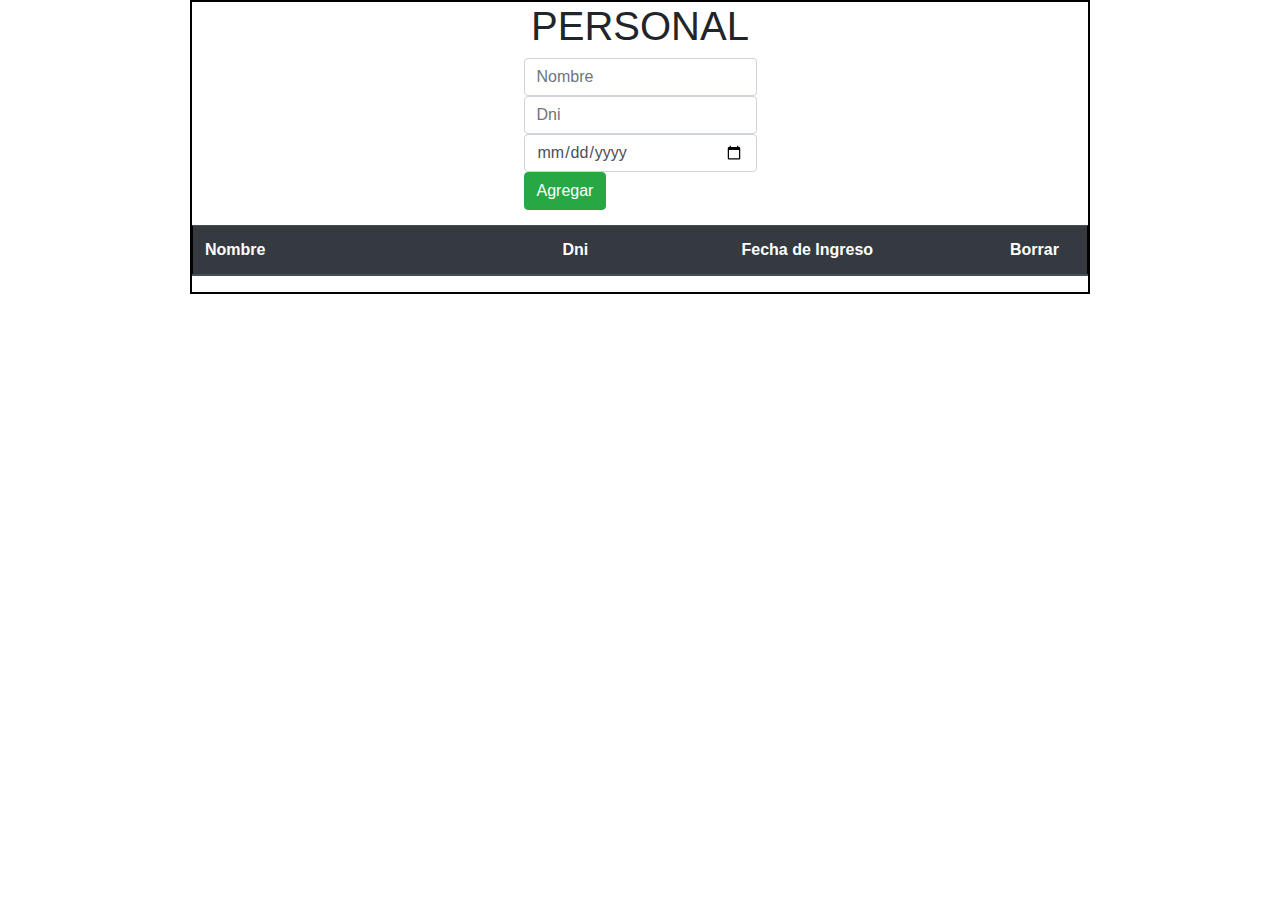
<file: adminpersonal/index.html>
<!DOCTYPE html>
<html lang="en">
<head>
    <meta charset="UTF-8">
    <meta name="viewport" content="width=device-width, initial-scale=1.0">
    <meta http-equiv="X-UA-Compatible" content="ie=edge">
    <title>Document</title>
    <link rel="stylesheet" href="stilo.css">
    
    <link rel="stylesheet" href="https://stackpath.bootstrapcdn.com/bootstrap/4.3.1/css/bootstrap.min.css" integrity="sha384-ggOyR0iXCbMQv3Xipma34MD+dH/1fQ784/j6cY/iJTQUOhcWr7x9JvoRxT2MZw1T" crossorigin="anonymous">
    <script src="https://code.jquery.com/jquery-3.3.1.slim.min.js" integrity="sha384-q8i/X+965DzO0rT7abK41JStQIAqVgRVzpbzo5smXKp4YfRvH+8abtTE1Pi6jizo" crossorigin="anonymous"></script>
    <script src="https://cdnjs.cloudflare.com/ajax/libs/popper.js/1.14.7/umd/popper.min.js" integrity="sha384-UO2eT0CpHqdSJQ6hJty5KVphtPhzWj9WO1clHTMGa3JDZwrnQq4sF86dIHNDz0W1" crossorigin="anonymous"></script>
    <script src="https://stackpath.bootstrapcdn.com/bootstrap/4.3.1/js/bootstrap.min.js" integrity="sha384-JjSmVgyd0p3pXB1rRibZUAYoIIy6OrQ6VrjIEaFf/nJGzIxFDsf4x0xIM+B07jRM" crossorigin="anonymous"></script>
    <script src="app.js"></script>
</head>
<body>
    
    <div class="principal">
        <h1> PERSONAL</h1>
        <form>
            <input class="form-control" type="text" placeholder="Nombre" id="txt_nombre" >
            <input class="form-control" type="number" placeholder="Dni" id="txt_dni">
            <input class="form-control" type="date" placeholder="Fecha de ingreso" id="txt_fecha">
            <button role="button" title="Agregar una persona" id="btn_agregar" onclick="agregarPersona(); return false;" class="btn btn-success" >Agregar</button>
        </form>

        <table class="tablap table table-hover">
            <thead class="thead-dark">
                <tr >
                    <th width="40%">Nombre</th>
                    <th width="20%">Dni</th>
                    <th width="30%">Fecha de Ingreso</th>
                    <th width="10%">Borrar</th>
                    
                </tr>
            </thead>
            <tbody class="">
                
            </tbody>
        </table>
    </div>
</body>

</html>
</file>
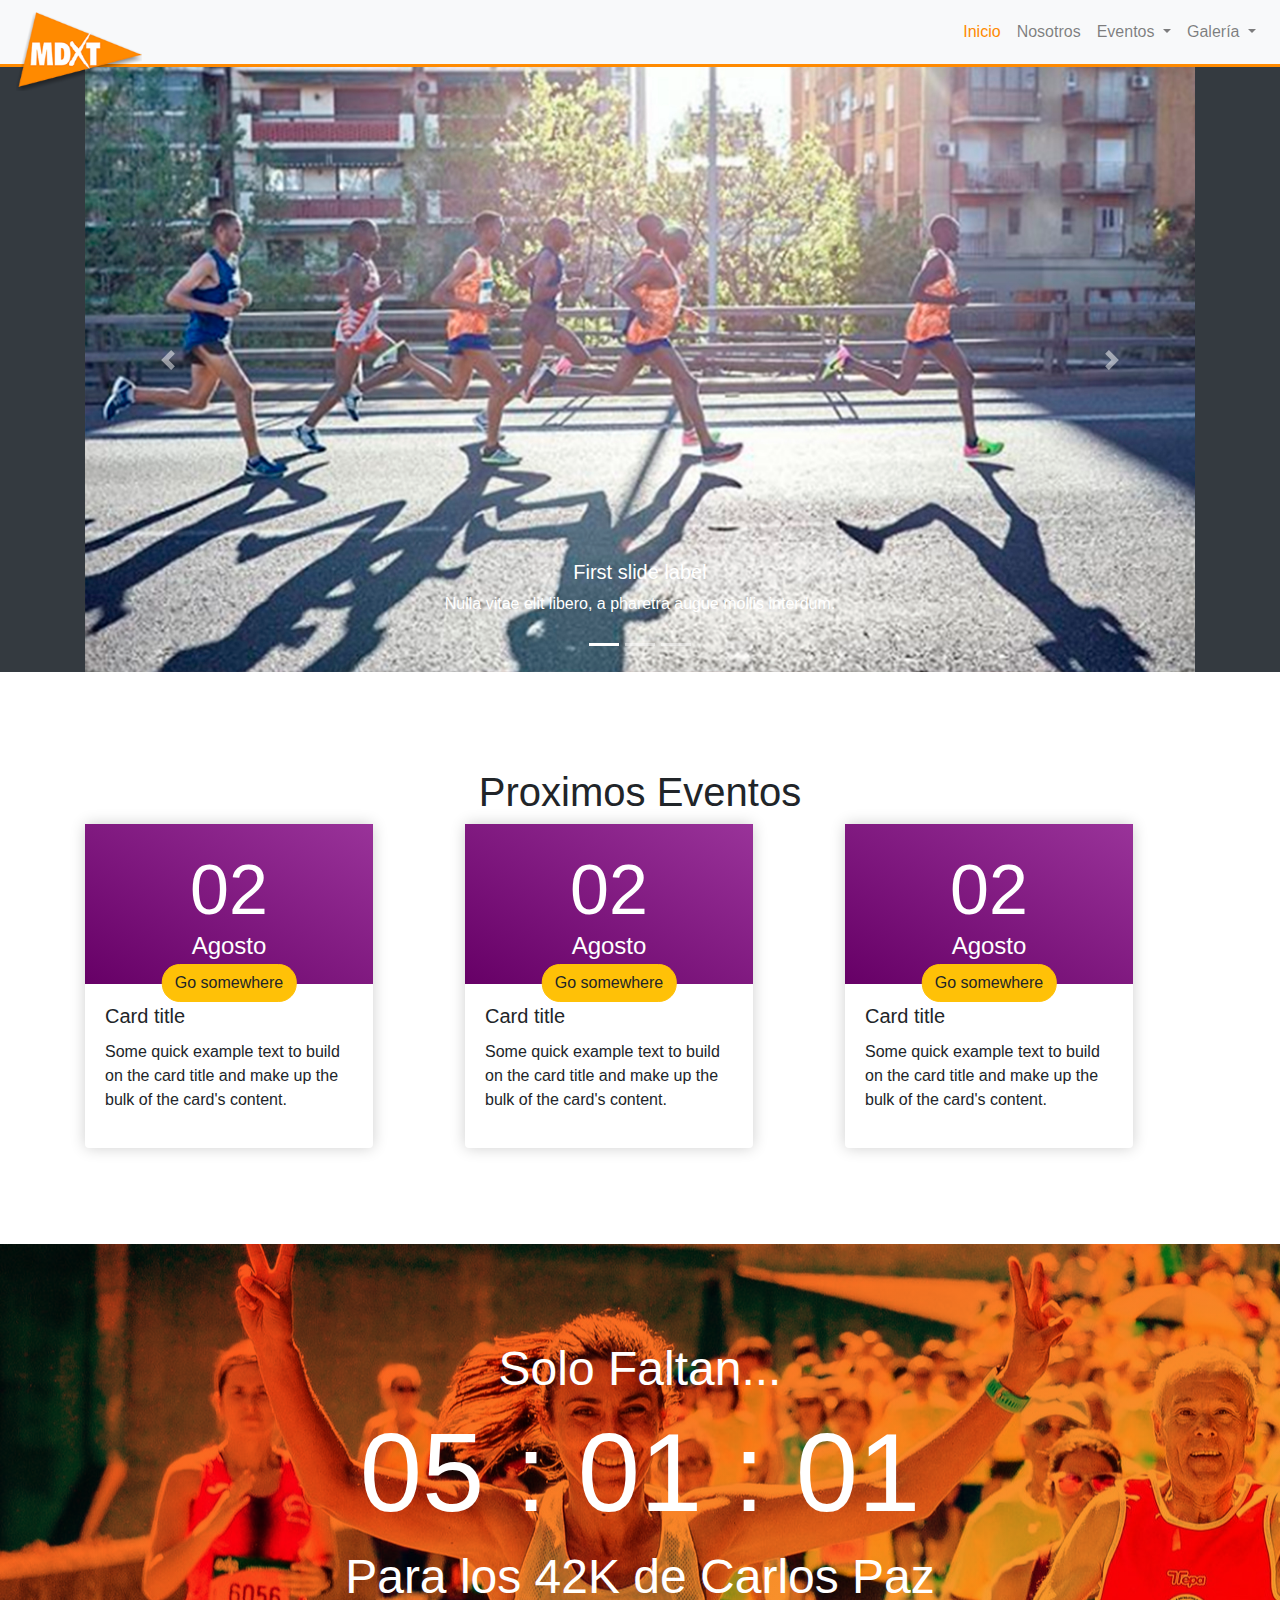
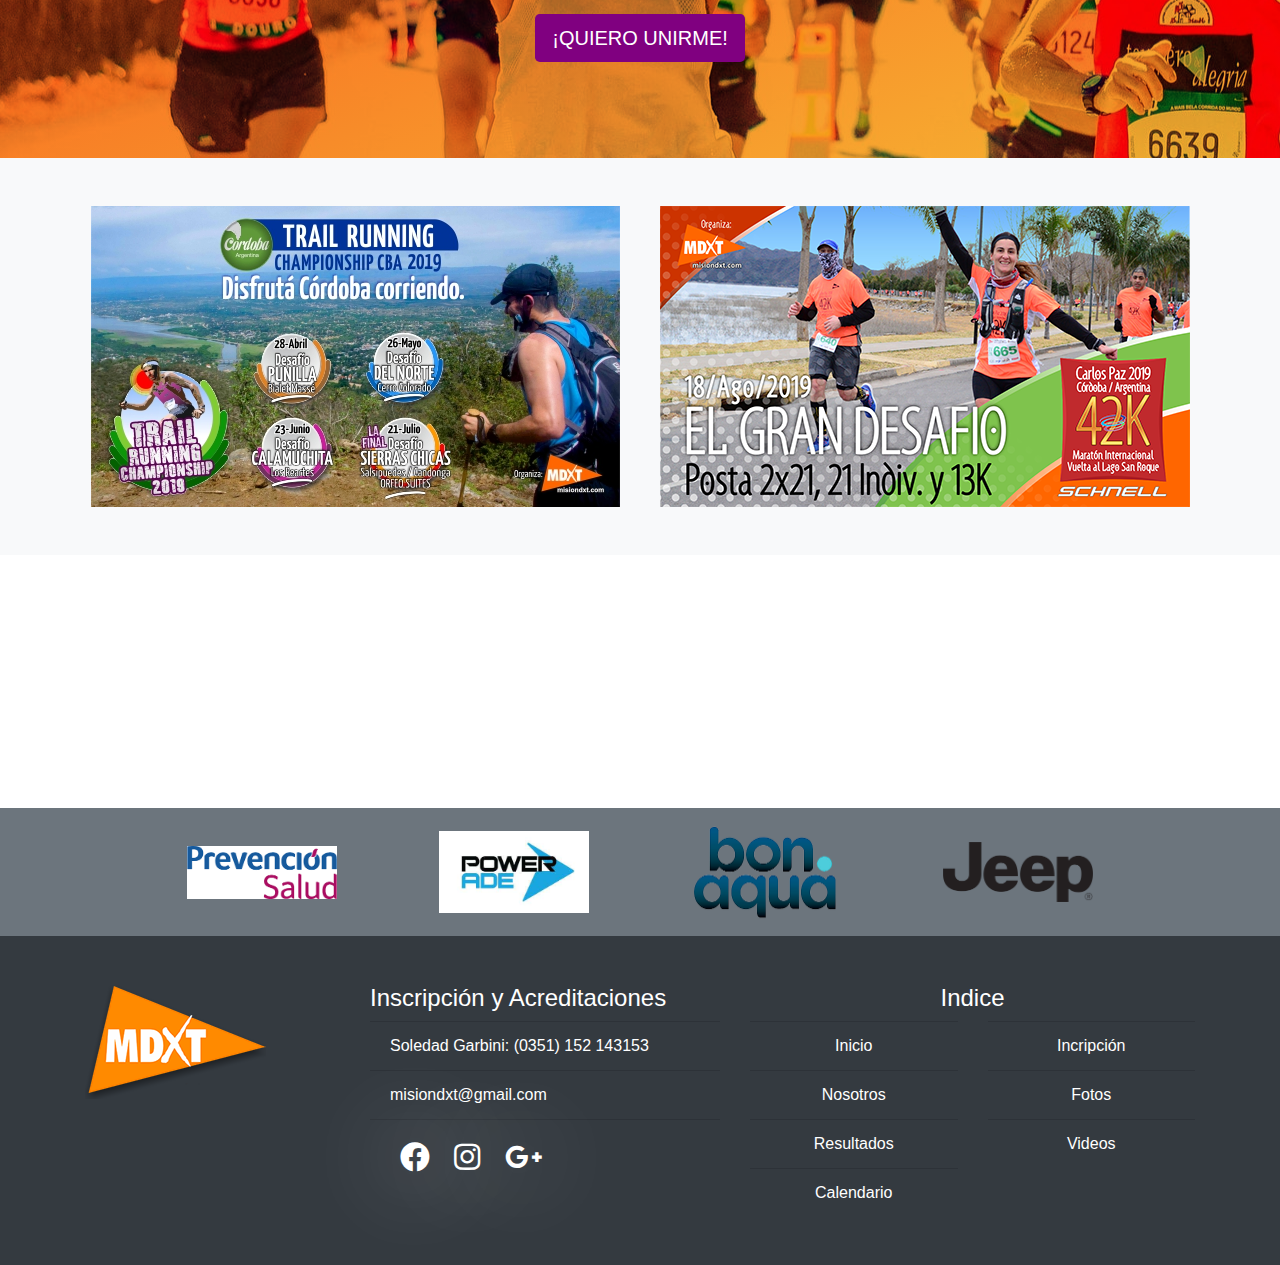
<file: misiondxt/index.html>
<!DOCTYPE html>
<html lang="en">

<head>
    <meta charset="UTF-8">
    <meta name="viewport" content="width=device-width, initial-scale=1.0">
    <meta http-equiv="X-UA-Compatible" content="ie=edge">
    <title>Document</title>
    <script src="js/jquery.min.js"></script>
    <script src="js/bootstrap.min.js"></script>

    <link rel="stylesheet" href="css/bootstrap.min.css">
    <link rel="stylesheet" href="css/all.min.css">
    <link rel="stylesheet" href="css/styles.css">
</head>

<body>
    <!-- Navbar -->
    <nav class="navbar navbar-expand-lg navbar-light bg-light fixed-top">
        <a class="navbar-brand" href="index.html">
            <img src="img/logo.png" height="80" alt="">
        </a>

        <button class="navbar-toggler" type="button" data-toggle="collapse" data-target="#navbarNavDropdown"
            aria-controls="navbarNavDropdown" aria-expanded="false" aria-label="Toggle navigation">
            <span class="navbar-toggler-icon"></span>
        </button>
        <div class="collapse navbar-collapse" id="navbarNavDropdown">
            <br .d-none>
            <br .d-none>
            <ul class="navbar-nav ml-auto">
                <li class="nav-item active">
                    <a class="nav-link" href="index.html">Inicio <span class="sr-only">(current)</span></a>
                </li>
                <li class="nav-item">
                    <a class="nav-link" href="nosotros.html">Nosotros</a>
                </li>
                <li class="nav-item dropdown">
                    <a class="nav-link dropdown-toggle" href="#" id="navbarDropdownMenuLink" role="button"
                        data-toggle="dropdown" aria-haspopup="true" aria-expanded="false">
                        Eventos
                    </a>
                    <div class="dropdown-menu desplegable-menu bg-light" aria-labelledby="navbarDropdownMenuLink">
                        <a class="dropdown-item" href="#">Resultados</a>
                        <a class="dropdown-item" href="#">Calendario</a>
                        <a class="dropdown-item" href="#">Inscripción</a>
                    </div>
                </li>
                <li class="nav-item dropdown">
                    <a class="nav-link dropdown-toggle " href="#" id="navbarDropdownMenuLink" role="button"
                        data-toggle="dropdown" aria-haspopup="true" aria-expanded="false">
                        Galería
                    </a>
                    <div class="dropdown-menu desplegable-menu bg-light" aria-labelledby="navbarDropdownMenuLink">
                        <a class="dropdown-item" href="#">Videos</a>
                        <a class="dropdown-item" href="#">Fotos</a>

                    </div>
                </li>
            </ul>
        </div>
    </nav>

    <!-- Section fotos principal-->
    <section id="principal" class="secciones mt-5 bg-dark ">
        <div class="container">
            <div class="row">
                <div class="col">
                    <div class="bd-example">
                        <div id="carouselExampleCaptions" class="carousel slide carousel-fade fs-background"
                            data-ride="carousel">
                            <ol class="carousel-indicators">
                                <li data-target="#carouselExampleCaptions" data-slide-to="0" class="active"></li>
                                <li data-target="#carouselExampleCaptions" data-slide-to="1"></li>
                                <li data-target="#carouselExampleCaptions" data-slide-to="2"></li>
                            </ol>
                            <div class="carousel-inner" data-interval="4000">
                                <div class="carousel-item active ">
                                    <img src="img/maraton2.jpg" class="d-block w-100" alt="...">
                                    <div class="carousel-caption d-none d-md-block">
                                        <h5>First slide label</h5>
                                        <p>Nulla vitae elit libero, a pharetra augue mollis interdum.</p>
                                    </div>
                                </div>
                                <div class="carousel-item" data-interval="4000">
                                    <img src="img/maraton1.jpg" class="d-block w-100" alt="...">
                                    <div class="carousel-caption d-none d-md-block">
                                        <h5>Second slide label</h5>
                                        <p>Lorem ipsum dolor sit amet, consectetur adipiscing elit.</p>
                                    </div>
                                </div>
                                <div class="carousel-item" data-interval="4000">
                                    <img src="img/maraton3.jpg" class="d-block w-100" alt="...">
                                    <div class="carousel-caption d-none d-md-block">
                                        <h5>¡ACORDONARSE!</h5>
                                        <p>Praesent commodo cursus magna, vel scelerisque nisl consectetur.</p>
                                    </div>
                                </div>
                            </div>
                            <a class="carousel-control-prev" href="#carouselExampleCaptions" role="button"
                                data-slide="prev">
                                <span class="carousel-control-prev-icon" aria-hidden="true"></span>
                                <span class="sr-only">Previous</span>
                            </a>
                            <a class="carousel-control-next" href="#carouselExampleCaptions" role="button"
                                data-slide="next">
                                <span class="carousel-control-next-icon" aria-hidden="true"></span>
                                <span class="sr-only">Next</span>
                            </a>

                        </div>
                    </div>
                </div>
            </div>
        </div>
    </section>

    <!-- Poximos eventos-->
    <section class="secciones my-5 py-5" id="eventos">
        <h1 class="d-flex justify-content-center">Proximos Eventos</h1>
        <div class="container">
            <div class="row">
                <div class="col-sm-12 col-md-4">

                    <div class="card card-evento" style="width: 18rem;">
                        <div class="fecha-evento violeta">
                            <h4 class="dia">02</h4>
                            <h6 class="mes">Agosto</h6>
                        </div>
                        <div class="card-body">
                            <h5 class="card-title">Card title</h5>
                            <p class="card-text">Some quick example text to build on the card title and make up the bulk
                                of the card's content.</p>
                            <a href="#" class="btn btn-warning ">Go somewhere</a>
                        </div>
                    </div>
                </div>
                <div class="col-sm-12 col-md-4">

                    <div class="card card-evento" style="width: 18rem;">
                        <div class="fecha-evento violeta">
                            <h4 class="dia">02</h4>
                            <h6 class="mes">Agosto</h6>
                        </div>
                        <div class="card-body">
                            <h5 class="card-title">Card title</h5>
                            <p class="card-text">Some quick example text to build on the card title and make up the bulk
                                of the card's content.</p>
                            <a href="#" class="btn btn-warning ">Go somewhere</a>
                        </div>
                    </div>
                </div>
                <div class="col-sm-12 col-md-4">

                    <div class="card card-evento" style="width: 18rem;">
                        <div class="fecha-evento violeta">
                            <h4 class="dia">02</h4>
                            <h6 class="mes">Agosto</h6>
                        </div>
                        <div class="card-body">
                            <h5 class="card-title">Card title</h5>
                            <p class="card-text">Some quick example text to build on the card title and make up the bulk
                                of the card's content.</p>
                            <a href="#" class="btn btn-warning ">Go somewhere</a>
                        </div>
                    </div>
                </div>

            </div>
        </div>
    </section>

    <!-- Reloj -->
    <section class="contenedor-reloj">
        <div class="container p-5">
            <div class="d-flex justify-content-center mt-5">
                <h1 class="titulo-reloj">Solo Faltan...</h1>
            </div>
            <div class="d-flex justify-content-center">
                <h1 class="reloj">
                    <span id="horas"></span> :
                    <span id="minutos"></span> :
                    <span id="segundos"></span>
                </h1>
            </div>
            <div class="d-flex justify-content-center">
                <h1 class="titulo-reloj">Para los 42K de Carlos Paz </h1>
            </div>
            <div class="d-flex justify-content-center mb-5">
                <button class="btn  btn-lg boton-vamos">
                    ¡QUIERO UNIRME!
                </button>
            </div>
        </div>
    </section>

    <!-- imagenes despues de los proximos eventos-->
    <section class="bg-light p-5">
        <div class="container">
            <div class="row">
                <div class="col-sm d-flex justify-content-center">
                    <img src="img/ejemplo.jpg" alt="">
                </div>
                <div class="col-sm d-flex justify-content-center">
                    <img src="img/ejemplo2.png" alt="">
                </div>
            </div>
        </div>
    </section>
    <!-- videos de la pagina principal-->
    <section class=" py-5">
        <div class="container">
            <div class="row">
                <div class="col-sm">
                    <iframe class="videos" src="https://www.youtube.com/embed/hI7MA6HyQXY" frameborder="0"
                        allow="accelerometer; autoplay; encrypted-media; gyroscope; picture-in-picture"
                        allowfullscreen></iframe>
                </div>
                <div class="col-sm">
                    <iframe class="videos" src="https://www.youtube.com/embed/9rKEqtJEiRo" frameborder="0"
                        allow="accelerometer; autoplay; encrypted-media; gyroscope; picture-in-picture"
                        allowfullscreen></iframe>
                </div>
                <div class="col-sm">
                    <iframe class="videos" src="https://www.youtube.com/embed/msNLmGM5OsI" frameborder="0"
                        allow="accelerometer; autoplay; encrypted-media; gyroscope; picture-in-picture"
                        allowfullscreen></iframe>
                </div>
            </div>
        </div>
    </section>
    <!-- imagenes de sponsors-->
    <section class="bg-secondary py-3">
        <div class="container ">
            <div class="row">
                <div class="col-sm sponsor">
                    <img src="img/prevencion.png" alt="">
                    <img src="img/powerade.jpg" alt="">
                    <img src="img/bonaqua-logo.png" alt="">
                    <img src="img/Jeep_logo.svg.png" alt="">
                </div>
            </div>
        </div>

    </section>
    <footer class="bg-dark py-5">
        <div class="container ">
            <div class="row">
                <div class="col-sm-3">
                <div class=""> 
                     <img src="img/logo.png" alt="" >
                </div>  
                </div>
                <div class="col-sm-4">
                    <h4> Inscripción y Acreditaciones </h4>
                    <ul class="list-group list-group-flush bg-dark">

                        <li class="list-group-item bg-dark">Soledad Garbini: (0351) 152 143153</li>
                        <li class="list-group-item bg-dark">
                            <a href="emailto:misiondxt@gmail.com">misiondxt@gmail.com</a></li>
                        <li class="list-group-item bg-dark redes">
                            <a href=""><i class="fab fa-facebook "></i></a>
                            <a href=""><i class="fab fa-instagram"></i></a>
                            <a href=""><i class="fab fa-google-plus-g"></i></a>
                        </li>
                    </ul>
                </div>
                <div class="col-sm-5">
                    <h4 class="text-center">Indice</h4>
                    <div class="row">
                        <div class="col-6">
                            <ul class="list-group list-group-flush text-center">
                                <li class="list-group-item bg-dark p-0 "></li>
                                <li class="list-group-item bg-dark"> <a href="">Inicio</a></li>
                                <li class="list-group-item bg-dark"> <a href="">Nosotros</a></li>
                                <li class="list-group-item bg-dark"><a href="">Resultados</a></li>
                                <li class="list-group-item bg-dark"><a href="">Calendario</a></li>
                            </ul>
                        </div>
                        <div class="col-6">
                            <ul class="list-group list-group-flush text-center">
                                <li class="list-group-item bg-dark p-0 "></li>
                                <li class="list-group-item bg-dark"><a href="">Incripción</a></li>
                                <li class="list-group-item bg-dark"><a href="">Fotos</a></li>
                                <li class="list-group-item bg-dark"><a href="">Videos</a></li>
                            </ul>
                        </div>
                    </div>
                  
                </div>


            </div>
        </div>
    </footer>
    <script src="js/app.js"></script>
</body>

</html>
</file>
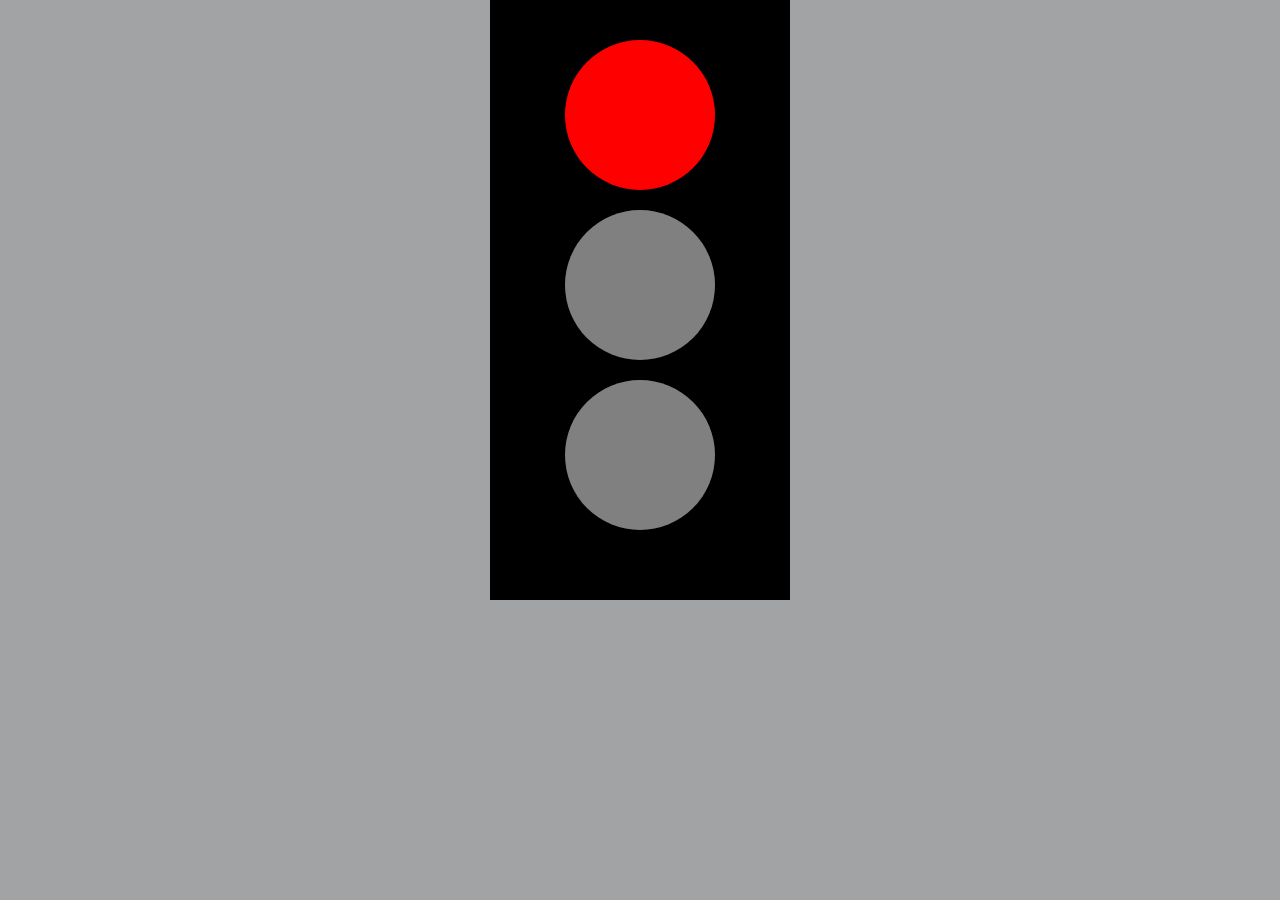
<file: semaforo/index.html>
<!DOCTYPE html>
<html lang="en">
<head>
    <meta charset="UTF-8">
    <meta name="viewport" content="width=device-width, initial-scale=1.0">
    <meta http-equiv="X-UA-Compatible" content="ie=edge">
    <title>Document</title>
    <link rel="stylesheet" href="estilos.css">
    
</head>
<body>
    <div id="semaforo">
        <div class="luz rojo"></div>
        <div class="luz amarillo"></div>
        <div class="luz verde"></div>
    </div>
    
    <script src="app.js"></script>
</body>
</html>
</file>
<file: adminpersonal/stilo.css>
.principal {
    margin: auto;
    width: 900px;
    border: 2px black solid;
    display: flex;
    flex-flow: column nowrap;
    justify-content: center;    
    align-items: center; 
}
.tablap {
    margin: 0;
    width: 100%;
    border: 1px solid black;
    margin: 15px  0 0 0;
}

.tablap thead{
    background: green;
    color:whitesmoke;
    

}
</file>
<file: misiondxt/css/styles.css>
html, body {
    width: 100vw;
    
}

section {
    overflow-x: auto;
}


nav.navbar {

    border-bottom: 3px solid #ff8a00;
    
}

.navbar-brand img {
    position: absolute;
    top: 11px;
}
.secciones {
    width: 100%;
    padding: 30px;

}
#principal {
    padding: 0;
}
.fecha-evento {
    background-image: linear-gradient(to top right, rgba(0,0,0, 0.2), rgba(255,255,255,0.2));
    background-color: gray;
    width: 100%;
    height: 160px;
    color: white;
    display: flex;
    flex-flow: column nowrap;
    justify-content: center;
    align-items: center;

}

.fecha-evento .dia{
    font-size: 70px;
    margin: 0;
}
.fecha-evento .mes{
    font-size: 24px;
    margin: 0;
}

.violeta {
    background-color: purple;
}

.card-evento {
    box-shadow: 0 0 15px rgba(0, 0, 0, 0.192);
    border: none;
    
}
.card-evento .btn{
    border-radius: 18px;
    position: absolute;
    top: 140px;
    left: 50%;
    transform: translateX(-50%);
}
.videos {
    

}
.sponsor {
    display: flex;
    flex: row nowrap;
    justify-content: space-evenly;
    align-items: center;
}

.sponsor img{
    width: 150px;
}

footer .list-group li a,
footer .list-group li,
footer h4{ 
    color: white;

}


.redes a i {
    font-size: 30px;
    margin: 10px;
    text-shadow:0 0 90px white;
}


.desplegable-menu a:hover {
    background: #ff8a00;
    color: white;
    
    
    
}

.desplegable-menu{
    border: none;
}


.marcelo iframe {
    
   height: 200px;
   width: 300px;

}
.marcelo img


.nosotros {
    background: rgba(139, 123, 123, 0.445);
}
.video-flotante {
    
     position: absolute;
     border: 2px solid white;
    bottom: -15%;
    left: -8%;
}

.contenedor-reloj {
  background:   linear-gradient(to bottom right, #fc4a1a, #f7b733), url(../img/fondo1.jpg) no-repeat 0 10%; 
  color: white;
  background-blend-mode: multiply;

}
.titulo-reloj {

    font-size: 3em;
}

.reloj {
    font-size: 7em;
}

.boton-vamos {
    background: purple;
    color: white;
}
.nav-item.active a {
  color: #ff8a00 !important;

}
</file>
<file: semaforo/estilos.css>
*{
    box-sizing: border-box;
}

body{
    background: rgb(161, 163, 165);
    padding: 0%;
    margin:0;

}

#semaforo{
    height: 600px;
    width: 300px;
    background: black;
    margin-left: auto;
    margin-right: auto;
    padding: 20px;

}


.luz{
    height: 150px;
    width: 150px;
    background: gray;
    border-radius: 50%;
    margin-left:auto;
    margin-right: auto;
    margin-top:20px;

}

.rojo.prendida{
    background: red;

}
.verde.prendida{
    background: green;    
}

.amarillo.prendida{
    background: yellow;
    
}
</file>
